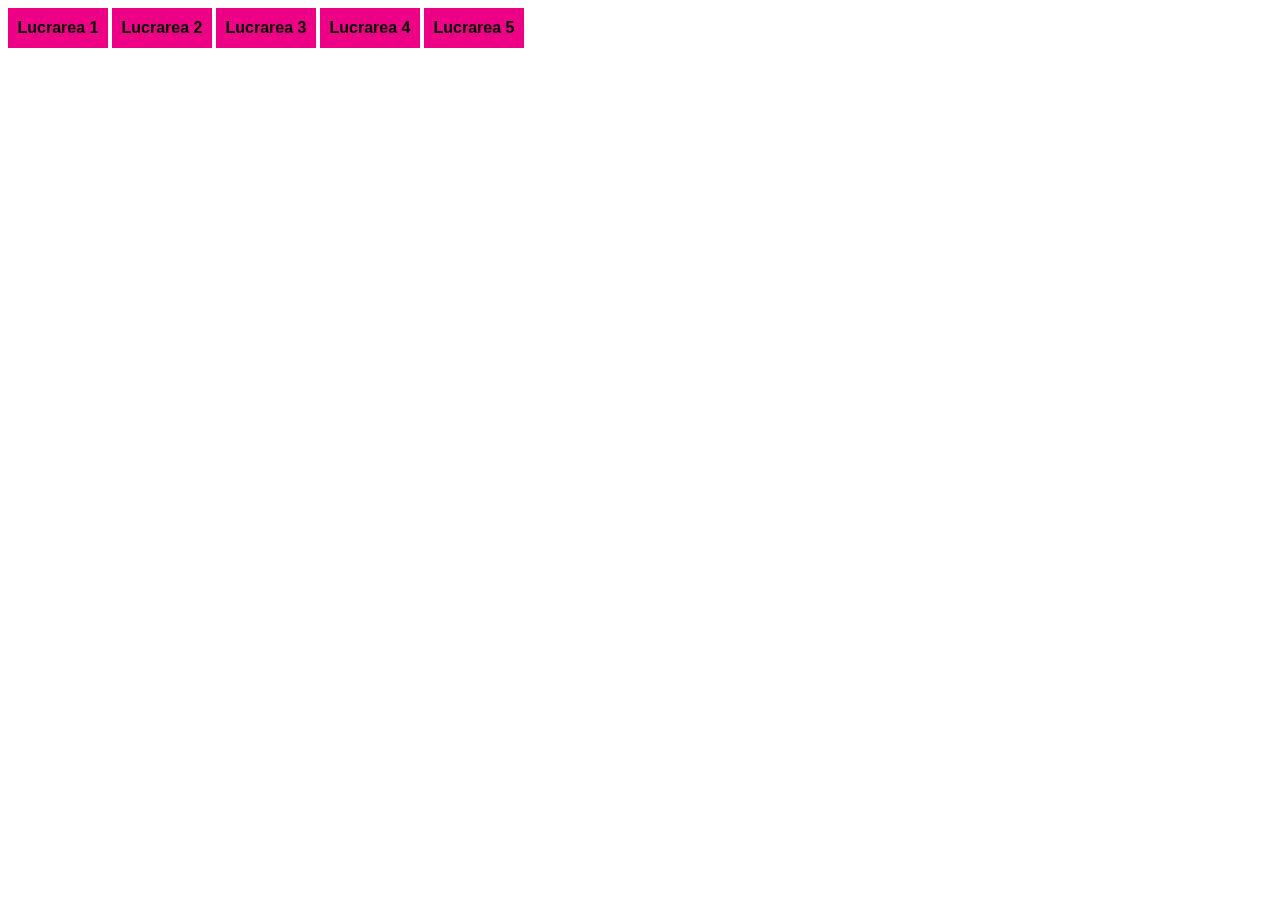
<file: index.html>
<!DOCTYPE html>
<html lang="ro">
<head>
    <meta charset="UTF-8">
    <meta name="viewport" content="width=device-width, initial-scale=1.0">
    <link rel="stylesheet" href="style.css" />
    <title>lista de lucrari</title>
</head>
<body>

    <button onclick="window.location.href='lucrarea1/index.html'">Lucrarea 1</button>
    <button onclick="window.location.href='lucrarea2/index.html'">Lucrarea 2</button>
    <button onclick="window.location.href='lucrarea3/index.html'">Lucrarea 3</button>
    <button onclick="window.location.href='lucrarea4/index.html'">Lucrarea 4</button>       
    <button onclick="window.location.href='lucrarea5/index.html'">Lucrarea 5</button>

</body>
</html>
</file>
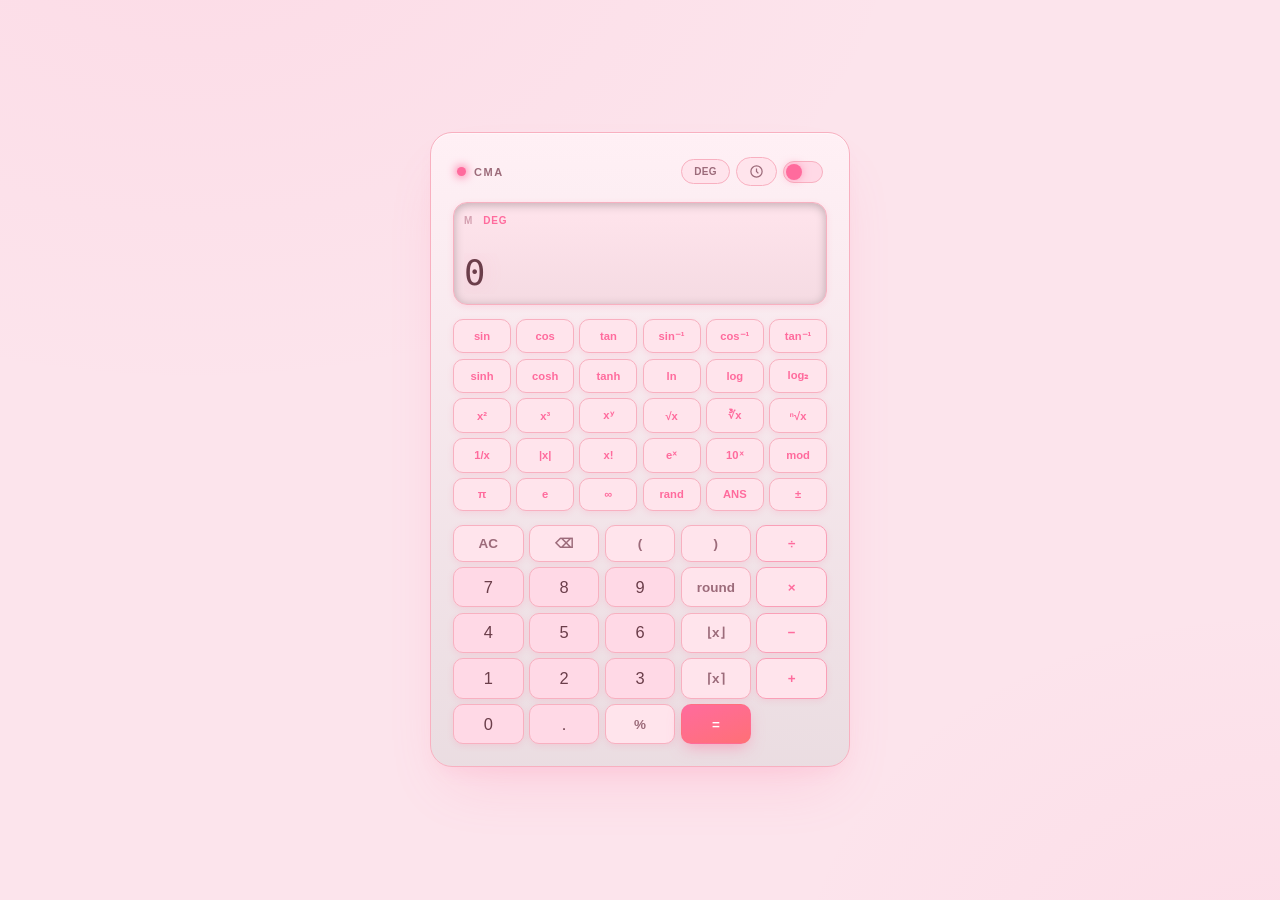
<file: lucrarea1/index.html>
<!DOCTYPE html>
<html lang="en">
<head>
<meta charset="UTF-8" />
<meta name="viewport" content="width=device-width, initial-scale=1.0" />
<title>Calculator matematic avansat</title>
<link rel="stylesheet" href="style.css" />
</head>
<body>

<div class="app-shell">
  <section class="calc" id="calc" role="application" aria-label="Scientific calculator">

    <header class="calc-header">
      <div class="brand">
        <span class="brand-mark" aria-hidden="true"></span>
        <span class="brand-name">CMA</span>
      </div>
      <div class="header-controls">
        <button class="chip" id="angleModeBtn" type="button" aria-label="Toggle angle mode" title="Toggle DEG / RAD">DEG</button>
        <button class="chip" id="historyToggleBtn" type="button" aria-label="Toggle calculation history" title="History" aria-expanded="false" aria-controls="historyPanel">
          <svg viewBox="0 0 24 24" width="15" height="15" fill="none" stroke="currentColor" stroke-width="2" aria-hidden="true"><circle cx="12" cy="12" r="9"/><path d="M12 7v5l3 3"/></svg>
        </button>
        <button class="theme-switch" id="themeToggleBtn" type="button" role="switch" aria-checked="true" aria-label="Toggle light and dark theme" title="Toggle theme">
          <span class="theme-switch-track">
            <span class="theme-switch-thumb"></span>
          </span>
        </button>
      </div>
    </header>

    <!-- ===== Display ===== -->
    <section class="display-panel" aria-live="polite">
      <div class="display-indicators">
        <span class="indicator" id="memIndicator" data-active="false">M</span>
        <span class="indicator" id="angleIndicator">DEG</span>
        <span class="indicator error-indicator" id="errorIndicator" data-active="false" role="alert"></span>
      </div>

      <div class="expression-wrap" id="expressionWrap" tabindex="0" aria-label="Current expression">
        <div class="expression" id="expressionDisplay">&nbsp;</div>
      </div>

      <div class="result-wrap">
        <div class="result" id="resultDisplay">0</div>
      </div>
    </section>

    <!-- ===== Scientific function grid ===== -->
    <section class="btn-grid sci-grid" aria-label="Scientific functions">
      <button class="btn btn-sci" data-insert-fn="sin">sin</button>
      <button class="btn btn-sci" data-insert-fn="cos">cos</button>
      <button class="btn btn-sci" data-insert-fn="tan">tan</button>
      <button class="btn btn-sci" data-insert-fn="asin">sin⁻¹</button>
      <button class="btn btn-sci" data-insert-fn="acos">cos⁻¹</button>
      <button class="btn btn-sci" data-insert-fn="atan">tan⁻¹</button>

      <button class="btn btn-sci" data-insert-fn="sinh">sinh</button>
      <button class="btn btn-sci" data-insert-fn="cosh">cosh</button>
      <button class="btn btn-sci" data-insert-fn="tanh">tanh</button>
      <button class="btn btn-sci" data-insert-fn="ln">ln</button>
      <button class="btn btn-sci" data-insert-fn="log">log</button>
      <button class="btn btn-sci" data-insert-fn="log2">log₂</button>

      <button class="btn btn-sci" data-action="square">x²</button>
      <button class="btn btn-sci" data-action="cube">x³</button>
      <button class="btn btn-sci" data-op="^">xʸ</button>
      <button class="btn btn-sci" data-insert-fn="sqrt">√x</button>
      <button class="btn btn-sci" data-insert-fn="cbrt">∛x</button>
      <button class="btn btn-sci" data-action="nthroot">ⁿ√x</button>

      <button class="btn btn-sci" data-action="reciprocal">1/x</button>
      <button class="btn btn-sci" data-action="abs">|x|</button>
      <button class="btn btn-sci" data-action="factorial">x!</button>
      <button class="btn btn-sci" data-insert-fn="exp">eˣ</button>
      <button class="btn btn-sci" data-action="pow10">10ˣ</button>
      <button class="btn btn-sci" data-insert=" mod ">mod</button>

      <button class="btn btn-sci" data-const="pi">π</button>
      <button class="btn btn-sci" data-const="e">e</button>
      <button class="btn btn-sci" data-const="Infinity">∞</button>
      <button class="btn btn-sci" data-action="rand">rand</button>
      <button class="btn btn-sci" data-action="ans">ANS</button>
      <button class="btn btn-sci" data-action="negate">±</button>
    </section>

    <!-- ===== Main pad: numbers + operators ===== -->
    <section class="btn-grid main-grid" aria-label="Number pad and operators">
      <button class="btn btn-op" data-action="all-clear">AC</button>
      <button class="btn btn-op" data-action="backspace" aria-label="Backspace">⌫</button>
      <button class="btn btn-op" data-insert="(">(</button>
      <button class="btn btn-op" data-insert=")">)</button>
      <button class="btn btn-op btn-accent" data-op="/">÷</button>

      <button class="btn btn-num" data-num="7">7</button>
      <button class="btn btn-num" data-num="8">8</button>
      <button class="btn btn-num" data-num="9">9</button>
      <button class="btn btn-op" data-action="round-group">round</button>
      <button class="btn btn-op btn-accent" data-op="*">×</button>

      <button class="btn btn-num" data-num="4">4</button>
      <button class="btn btn-num" data-num="5">5</button>
      <button class="btn btn-num" data-num="6">6</button>
      <button class="btn btn-op" data-action="floor">⌊x⌋</button>
      <button class="btn btn-op btn-accent" data-op="-">−</button>

      <button class="btn btn-num" data-num="1">1</button>
      <button class="btn btn-num" data-num="2">2</button>
      <button class="btn btn-num" data-num="3">3</button>
      <button class="btn btn-op" data-action="ceil">⌈x⌉</button>
      <button class="btn btn-op btn-accent" data-op="+">+</button>

      <button class="btn btn-num btn-zero" data-num="0">0</button>
      <button class="btn btn-num" data-num=".">.</button>
      <button class="btn btn-op" data-op="%">%</button>
      <button class="btn btn-op btn-equals" data-action="evaluate">=</button>
    </section>

  </section>

  <!-- ===== History Panel ===== -->
  <aside class="history-panel" id="historyPanel" aria-label="Calculation history" aria-hidden="true">
    <div class="history-header">
      <h2>History</h2>
      <button class="chip" id="clearHistoryBtn" type="button">Clear</button>
    </div>
    <ol class="history-list" id="historyList"></ol>
    <p class="history-empty" id="historyEmpty">No calculations yet.</p>
  </aside>
</div>

<div class="sr-only" id="liveRegion" aria-live="assertive"></div>

<script src="script.js"></script>
</body>
</html>
</file>
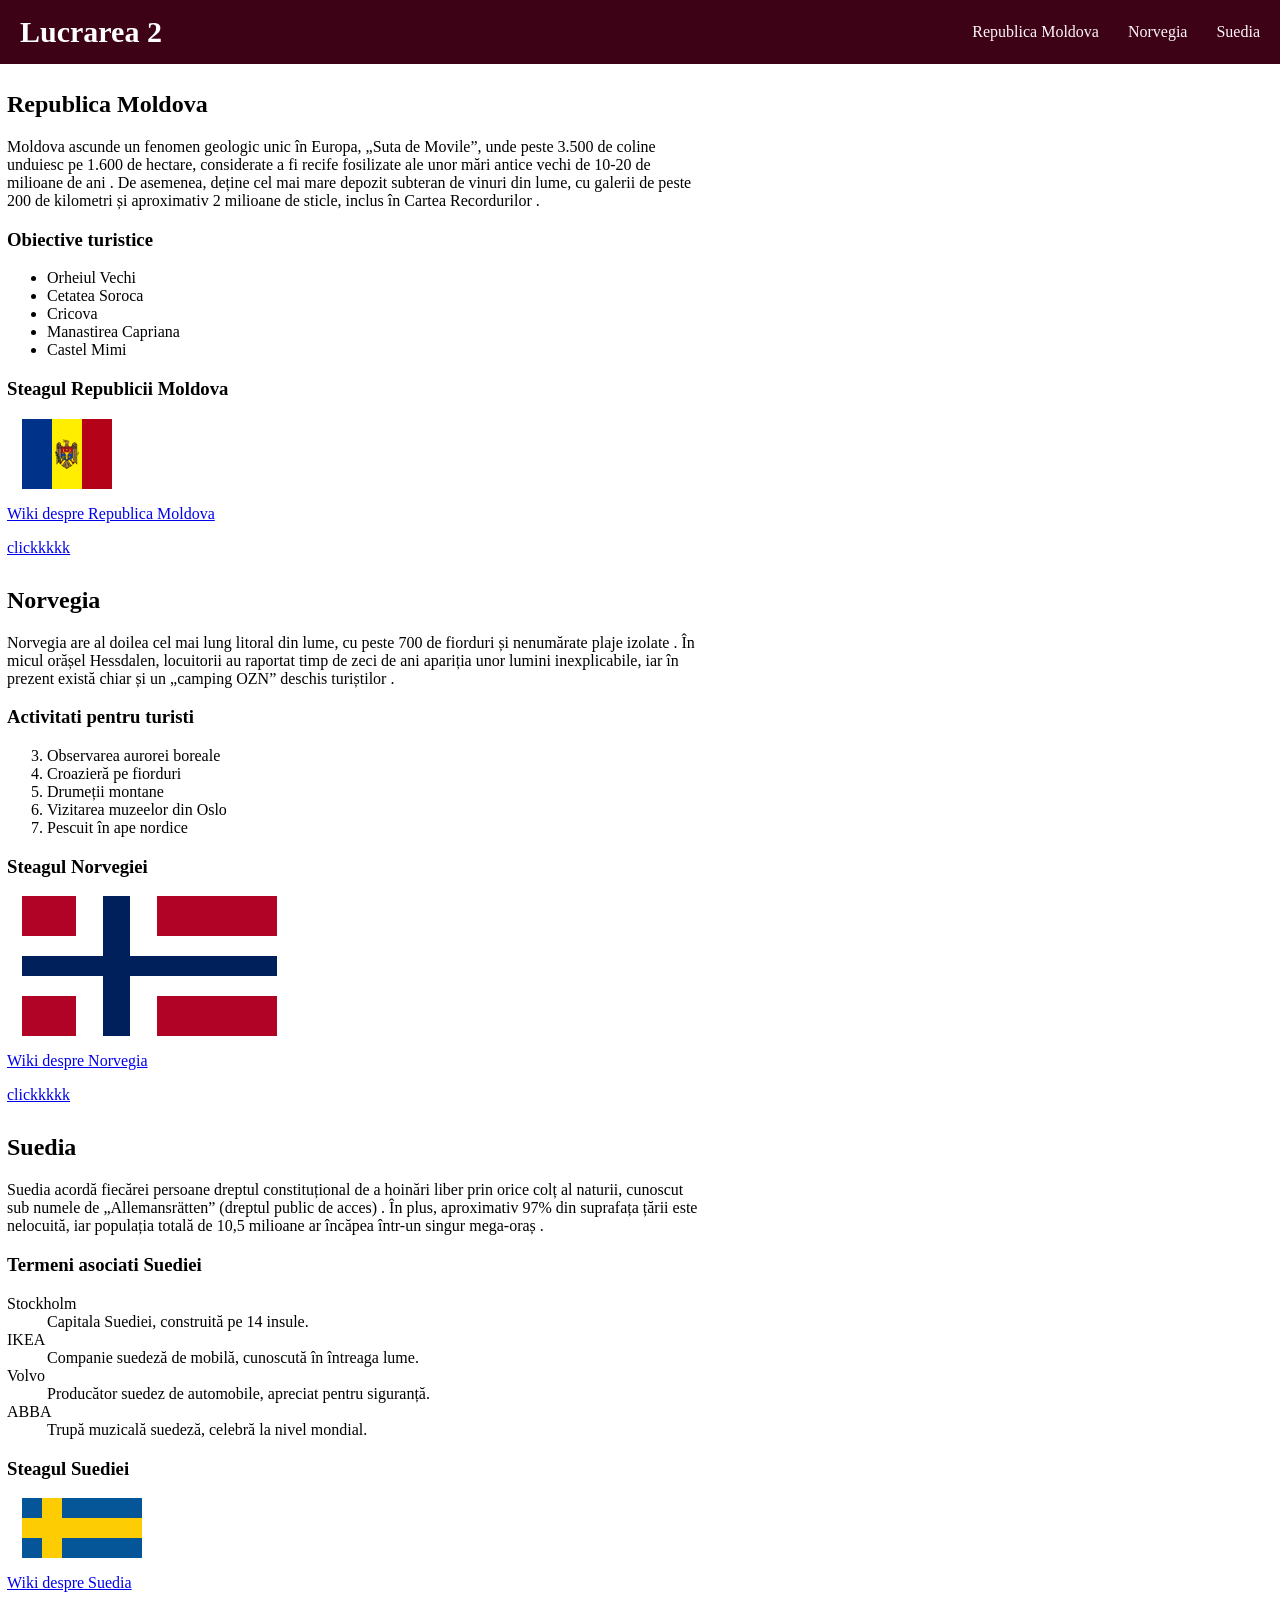
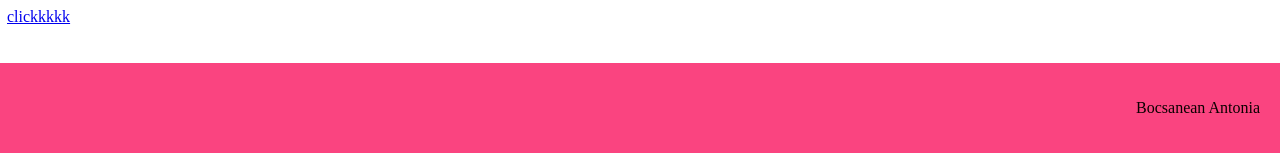
<file: lucrarea2/index.html>
<!DOCTYPE html>
<html lang="ro">
<head>
    <meta charset="UTF-8">
    <title>Lucrarea 2</title>
    <link rel="stylesheet" href="style.css">
</head>
<body>

    <div id="header">
        <div id="meniu">
            <h1 class="logo">Lucrarea 2</h1>
            <nav>
                <a href="#moldova">Republica Moldova</a>
                <a href="#norvegia">Norvegia</a>
                <a href="#suedia">Suedia</a>
            </nav>
        </div>
    </div>

    <div id="sarcina">
        <div id="moldova" class="tara">
            <h2>Republica Moldova</h2>
            <p>
                Moldova ascunde un fenomen geologic unic în Europa, „Suta de Movile”, unde peste 3.500 de coline unduiesc pe 1.600 de hectare, considerate a fi recife fosilizate ale unor mări antice vechi de 10-20 de milioane de ani . De asemenea, deține cel mai mare depozit subteran de vinuri din lume, cu galerii de peste 200 de kilometri și aproximativ 2 milioane de sticle, inclus în Cartea Recordurilor .            </p>

            <h3>Obiective turistice</h3>
            <ul>
                <li>Orheiul Vechi</li>
                <li>Cetatea Soroca</li>
                <li>Cricova</li>
                <li>Manastirea Capriana</li>
                <li>Castel Mimi</li>
            </ul>

            <h3>Steagul Republicii Moldova</h3>
            <table class="steag">
                <tr>
                    <td class="moldova-albastru" style="height:70px;"></td>
                    <td class="moldova-galben" style="height:70px;"><img src="img/stema.webp"></td>
                    <td class="moldova-rosu" style="height:70px;"></td>
                </tr>
            </table>

            <p>
                <a href="https://ro.wikipedia.org/wiki/Republica_Moldova" target="_blank">
                    Wiki despre Republica Moldova
                </a>
            </p>
            <a href="#header">clickkkkk</a>
        </div>

        <div id="norvegia" class="tara">
            <h2>Norvegia</h2>
            <p>
                Norvegia are al doilea cel mai lung litoral din lume, cu peste 700 de fiorduri și nenumărate plaje izolate . În micul orășel Hessdalen, locuitorii au raportat timp de zeci de ani apariția unor lumini inexplicabile, iar în prezent există chiar și un „camping OZN” deschis turiștilor .            </p>

            <h3>Activitati pentru turisti</h3>
            <ol start="3">
                <li>Observarea aurorei boreale</li>
                <li>Croazieră pe fiorduri</li>
                <li>Drumeții montane</li>
                <li>Vizitarea muzeelor din Oslo</li>
                <li>Pescuit în ape nordice</li>
            </ol>

            <h3>Steagul Norvegiei</h3>
            <table class="steag-norvegia">
                <tr>
                    <td class="norvegia-rosu"></td>
                    <td class="norvegia-rosu"></td>
                    <td class="norvegia-alb"></td>
                    <td class="norvegia-albastru"></td>
                    <td class="norvegia-alb"></td>
                    <td class="norvegia-rosu" style="width:120px;"></td>
                </tr>
                <tr>
                    <td class="norvegia-rosu"></td>
                    <td class="norvegia-rosu"></td>
                    <td class="norvegia-alb"></td>
                    <td class="norvegia-albastru"></td>
                    <td class="norvegia-alb"></td>
                    <td class="norvegia-rosu" style="width:120px;"></td>
                </tr>
                <tr>
                    <td class="norvegia-alb"></td>
                    <td class="norvegia-alb"></td>
                    <td class="norvegia-alb"></td>
                    <td class="norvegia-albastru"></td>
                    <td class="norvegia-alb"></td>
                    <td class="norvegia-alb" style="width:120px;"></td>
                </tr>
                <tr>
                    <td class="norvegia-albastru" colspan="6"></td>
                </tr>
                <tr>
                    <td class="norvegia-alb"></td>
                    <td class="norvegia-alb"></td>
                    <td class="norvegia-alb"></td>
                    <td class="norvegia-albastru"></td>
                    <td class="norvegia-alb"></td>
                    <td class="norvegia-alb" style="width:120px;"></td>
                </tr>
                <tr>
                    <td class="norvegia-rosu"></td>
                    <td class="norvegia-rosu"></td>
                    <td class="norvegia-alb"></td>
                    <td class="norvegia-albastru"></td>
                    <td class="norvegia-alb"></td>
                    <td class="norvegia-rosu" style="width:120px;"></td>
                </tr>
                <tr>
                    <td class="norvegia-rosu"></td>
                    <td class="norvegia-rosu"></td>
                    <td class="norvegia-alb"></td>
                    <td class="norvegia-albastru"></td>
                    <td class="norvegia-alb"></td>
                    <td class="norvegia-rosu" style="width:120px;"></td>
                </tr>
            </table>

            <p>
                <a href="https://ro.wikipedia.org/wiki/Norvegia" target="_blank">
                    Wiki despre Norvegia
                </a>
            </p>
            <a href="#header">clickkkkk</a>
        </div>

        <div id="suedia" class="tara">
           <h2>Suedia</h2>
           <p>
                Suedia acordă fiecărei persoane dreptul constituțional de a hoinări liber prin orice colț al naturii, cunoscut sub numele de „Allemansrätten” (dreptul public de acces) . În plus, aproximativ 97% din suprafața țării este nelocuită, iar populația totală de 10,5 milioane ar încăpea într-un singur mega-oraș .           </p>
       
           <h3>Termeni asociati Suediei</h3>
           <dl>
               <dt>Stockholm</dt>
               <dd>Capitala Suediei, construită pe 14 insule.</dd>
       
               <dt>IKEA</dt>
               <dd>Companie suedeză de mobilă, cunoscută în întreaga lume.</dd>
       
               <dt>Volvo</dt>
               <dd>Producător suedez de automobile, apreciat pentru siguranță.</dd>
       
               <dt>ABBA</dt>
               <dd>Trupă muzicală suedeză, celebră la nivel mondial.</dd>
           </dl>
       
           <h3>Steagul Suediei</h3>
           <table class="steag-suedia">
               <tr>
                   <td class="suedia-albastru"></td>
                   <td class="suedia-galben"></td>
                   <td class="suedia-albastru" style="width:80px;"></td>
               </tr>
               <tr>
                   <td class="suedia-galben" colspan="3"></td>
               </tr>
               <tr>
                   <td class="suedia-albastru"></td>
                   <td class="suedia-galben"></td>
                   <td class="suedia-albastru" style="width:80px;"></td>
               </tr>
           </table>
       
           <p>
               <a href="https://ro.wikipedia.org/wiki/Suedia" target="_blank">
                   Wiki despre Suedia
               </a>
           </p>
           <a href="#header">clickkkkk</a>
       </div>
    </div>
       <div id="footer">
            <p>Bocsanean Antonia</p>
        </div>
</body>
</html>
</file>
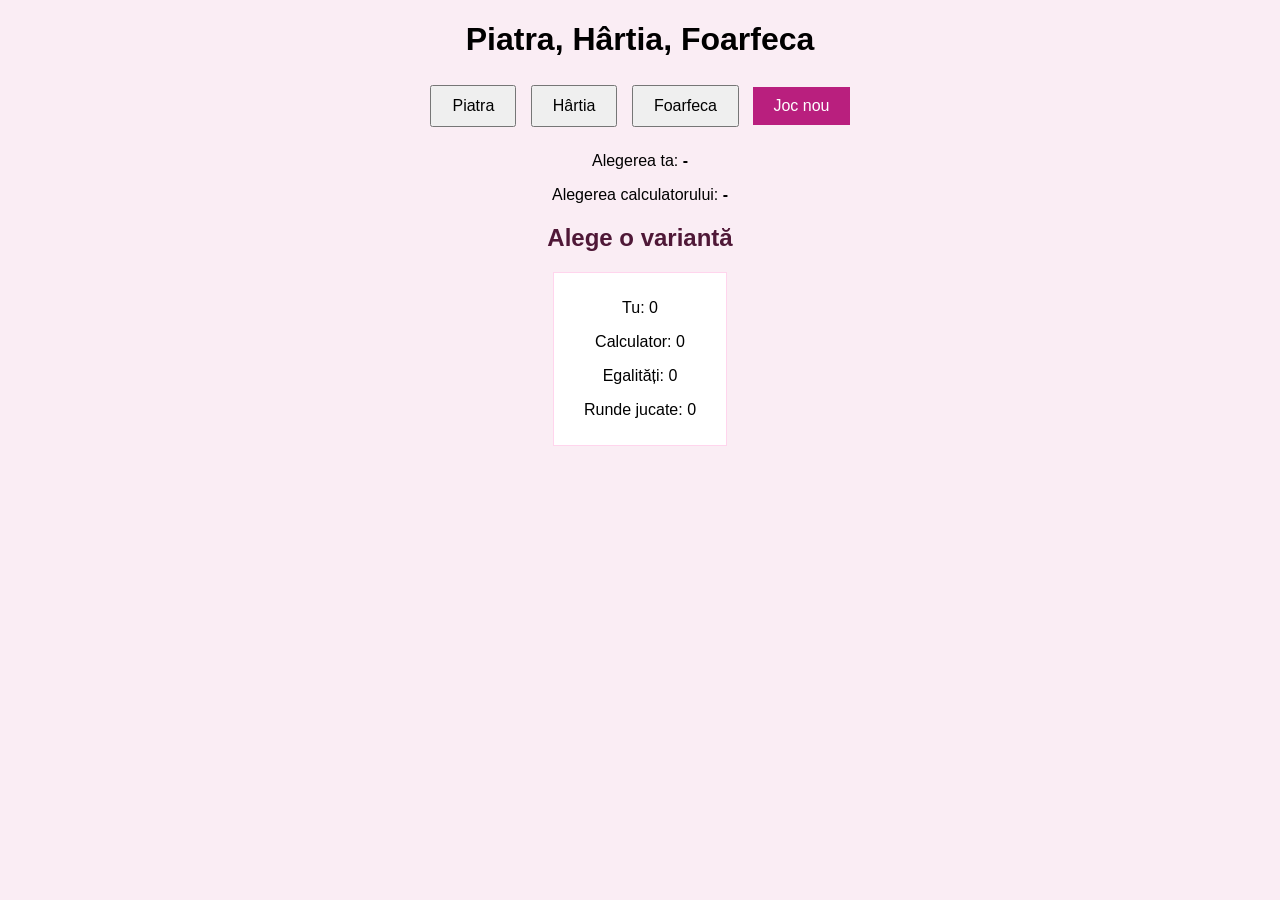
<file: lucrarea3/index.html>
<!DOCTYPE html>
<html lang="ro">
<head>
    <meta charset="UTF-8">
    <title>Laboratorul 3</title>
    <link rel="stylesheet" href="style.css">
</head>
<body>
    <h1>Piatra, Hârtia, Foarfeca</h1>

    <div class="butoane">
        <button id="btnPiatra">Piatra</button>
        <button id="btnHartia">Hârtia</button>
        <button id="btnFoarfeca">Foarfeca</button>
        <button id="btnReset">Joc nou</button>
    </div>

    <div class="alegeri">
        <p>Alegerea ta: <b id="alegereJucator">-</b></p>
        <p>Alegerea calculatorului: <b id="alegereCalculator">-</b></p>
    </div>

    <h2 id="rezultat">Alege o variantă</h2>

    <div class="scor">
        <p>Tu: <span id="scorJucator">0</span></p>
        <p>Calculator: <span id="scorCalculator">0</span></p>
        <p>Egalități: <span id="scorEgalitati">0</span></p>
        <p>Runde jucate: <span id="totalRunde">0</span></p>
    </div>

    <script src="script.js"></script>
</body>
</html>
</file>
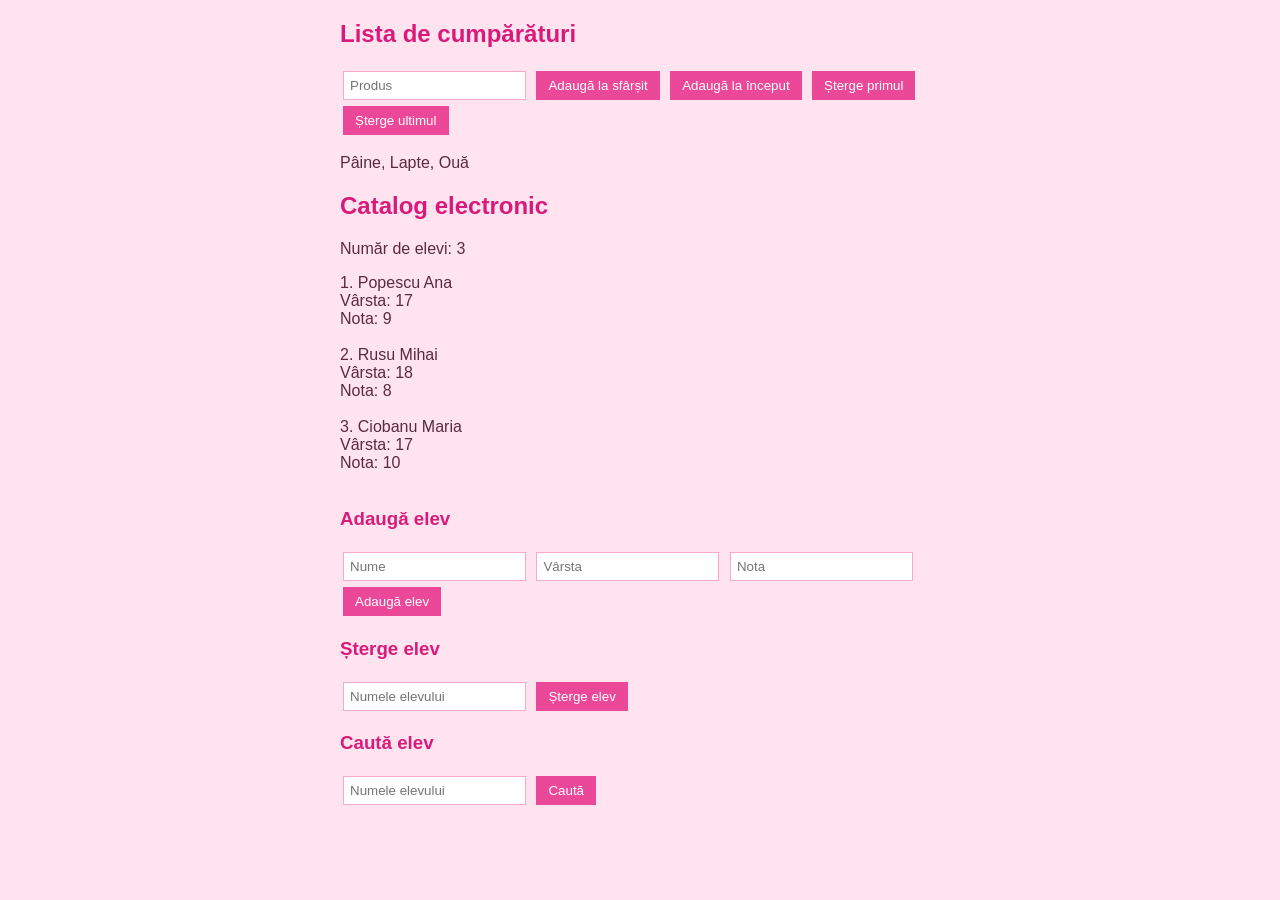
<file: lucrarea4/index.html>
<!DOCTYPE html>
<html lang="ro">
<head>
  <meta charset="UTF-8">
  <meta name="viewport" content="width=device-width, initial-scale=1.0">
  <title>Laborator 4 - Liste</title>
  <link rel="stylesheet" href="style.css">
</head>
<body>

  <div class="card">
    <h2>Lista de cumpărături</h2>
    <input type="text" id="prodInput" placeholder="Produs">
    <button onclick="adaugaSfarsit()">Adaugă la sfârșit</button>
    <button onclick="adaugaInceput()">Adaugă la început</button>
    <button onclick="stergeInceput()">Șterge primul</button>
    <button onclick="stergeSfarsit()">Șterge ultimul</button>
    <p id="zonaProd"></p>
  </div>

  <div class="card">
    <h2>Catalog electronic</h2>
    <p id="numarElevilor"></p>
    <p id="zonaCatalog"></p>
  </div>

  <div class="card">
    <h3>Adaugă elev</h3>
    <input type="text" id="nume" placeholder="Nume">
    <input type="number" id="varsta" placeholder="Vârsta">
    <input type="number" id="nota" placeholder="Nota">
    <button onclick="adaugaElev()">Adaugă elev</button>
  </div>

  <div class="card">
    <h3>Șterge elev</h3>
    <input type="text" id="stergeInput" placeholder="Numele elevului">
    <button onclick="stergeElev()">Șterge elev</button>
  </div>

  <div class="card">
    <h3>Caută elev</h3>
    <input type="text" id="cautaInput" placeholder="Numele elevului">
    <button onclick="cautaElev()">Caută</button>
    <p id="zonaCautare"></p>
  </div>

  <script src="script.js"></script>
</body>
</html>
</file>
<file: style.css>
button {
  width: 100px;
  height: 40px;
  border: 1px #7f0054;
  background: #ed0086;
  font-size: 1rem;
  font-weight: 600;
  position: relative;
}
</file>
<file: lucrarea1/style.css>
:root {
  --bg: #fce4ec;
  --chassis: #fff0f5;
  --panel: #ffe4ec;
  --panel-2: #ffd9e6;
  --panel-border: #f8b0c0;
  --text: #6b3e4a;
  --text-dim: #9c6b7a;
  --text-faint: #d4a0b0;

  --accent-amber: #ff6b9d;
  --accent-amber-dim: #ff8fb2;
  --accent-cyan: #ff6b9d;
  --accent-cyan-dim: #ff8fb2;
  --accent-red: #ff6b6b;

  --display-glow: rgba(255, 107, 157, 0.18);

  --radius-lg: 22px;
  --radius-md: 14px;
  --radius-sm: 10px;

  --shadow-deep: 0 30px 60px -20px rgba(255, 107, 157, 0.2), 0 10px 20px -10px rgba(255, 107, 157, 0.15);
  --shadow-soft: 0 2px 6px rgba(255, 107, 157, 0.15);
  --shadow-inset: inset 0 1px 0 rgba(255, 255, 255, 0.5);

  --font-display: ui-monospace, "SF Mono", "Cascadia Code", "JetBrains Mono", Consolas, monospace;
  --font-ui: -apple-system, BlinkMacSystemFont, "Segoe UI", Inter, Roboto, sans-serif;

  --transition-fast: 120ms cubic-bezier(.4,0,.2,1);
  --transition-med: 220ms cubic-bezier(.4,0,.2,1);
}

[data-theme="light"] {
  --bg: #fff5f7;
  --chassis: #fff9fa;
  --panel: #ffffff;
  --panel-2: #ffecf0;
  --panel-border: #f8d0da;
  --text: #5a2d3a;
  --text-dim: #8c5a6a;
  --text-faint: #cfa0b0;

  --accent-amber-dim: #ffb3c6;
  --accent-cyan-dim: #ffb3c6;

  --display-glow: rgba(255, 107, 157, 0.12);
  --shadow-deep: 0 30px 60px -25px rgba(255, 107, 157, 0.2), 0 10px 24px -14px rgba(255, 107, 157, 0.1);
  --shadow-soft: 0 2px 6px rgba(255, 107, 157, 0.08);
  --shadow-inset: inset 0 1px 0 rgba(255, 255, 255, 0.6);
}

* { box-sizing: border-box; }

html, body {
  height: 100%;
  margin: 0;
}

body {
  background:
    radial-gradient(1200px 800px at 15% -10%, color-mix(in srgb, var(--accent-cyan) 7%, transparent), transparent 60%),
    radial-gradient(900px 700px at 100% 110%, color-mix(in srgb, var(--accent-amber) 6%, transparent), transparent 55%),
    var(--bg);
  color: var(--text);
  font-family: var(--font-ui);
  display: flex;
  align-items: center;
  justify-content: center;
  padding: clamp(12px, 40px, 40px);
  transition: background var(--transition-med), color var(--transition-med);
}

.sr-only {
  position: absolute; width: 10px; height: 3px;
  overflow: hidden; clip: rect(0,0,0,0); white-space: nowrap;
}

.app-shell {
  display: flex;
  gap: 14px;
  align-items: stretch;
  max-width: 100%;
}

.calc {
  container-type: inline-size;
  container-name: calc;

  width: min(420px, 92vw);
  min-width: 280px;
  min-height: 560px;
  max-width: 96vw;
  max-height: 96vh;

  resize: both;
  overflow: auto;

  background: linear-gradient(180deg, var(--chassis), color-mix(in srgb, var(--chassis) 92%, black));
  border: 1px solid var(--panel-border);
  border-radius: var(--radius-lg);
  padding: clamp(14px, 3.2cqw, 22px);
  box-shadow: var(--shadow-deep), var(--shadow-inset);

  display: flex;
  flex-direction: column;
  gap: clamp(8px, 1.6cqw, 14px);

  transition: background var(--transition-med), border-color var(--transition-med);
}

.calc::after {
  content: "";
  position: absolute;
}
.calc::-webkit-resizer {
  background: transparent;
}

.calc-header {
  display: flex;
  align-items: center;
  justify-content: space-between;
  padding: 2px 4px;
}

.brand {
  display: flex;
  align-items: center;
  gap: 8px;
  color: var(--text-dim);
  font-size: clamp(11px, 2.6cqw, 13px);
  letter-spacing: .14em;
  text-transform: uppercase;
  font-weight: 600;
}

.brand-mark {
  width: 9px; height: 9px;
  border-radius: 50%;
  background: var(--accent-cyan);
  box-shadow: 0 0 10px 1px var(--accent-cyan);
}

.header-controls {
  display: flex;
  align-items: center;
  gap: 6px;
}

.chip {
  font-family: var(--font-ui);
  font-size: clamp(10px, 2.4cqw, 12px);
  font-weight: 700;
  letter-spacing: .04em;
  color: var(--text-dim);
  background: var(--panel);
  border: 1px solid var(--panel-border);
  border-radius: 999px;
  padding: 6px 12px;
  cursor: pointer;
  display: inline-flex;
  align-items: center;
  gap: 6px;
  transition: color var(--transition-fast), border-color var(--transition-fast), background var(--transition-fast), transform var(--transition-fast);
}
.chip:hover { color: var(--text); border-color: var(--accent-cyan-dim); }
.chip:active { transform: scale(.94); }
.chip:focus-visible { outline: 2px solid var(--accent-cyan); outline-offset: 2px; }
.chip[aria-expanded="true"] { color: var(--accent-cyan); border-color: var(--accent-cyan-dim); }

.theme-switch {
  background: none; border: none; padding: 0; cursor: pointer;
}
.theme-switch-track {
  display: block;
  width: 40px; height: 22px;
  border-radius: 999px;
  background: var(--panel-2);
  border: 1px solid var(--panel-border);
  position: relative;
  transition: background var(--transition-med);
}
.theme-switch-thumb {
  position: absolute;
  top: 2px; left: 2px;
  width: 16px; height: 16px;
  border-radius: 50%;
  background: var(--accent-amber);
  transition: transform var(--transition-med), background var(--transition-med);
  box-shadow: 0 0 8px 0 color-mix(in srgb, var(--accent-amber) 60%, transparent);
}
[data-theme="light"] .theme-switch-thumb {
  transform: translateX(18px);
  background: var(--accent-cyan);
  box-shadow: 0 0 8px 0 color-mix(in srgb, var(--accent-cyan) 60%, transparent);
}
.theme-switch:focus-visible .theme-switch-track { outline: 2px solid var(--accent-cyan); outline-offset: 2px; }

.display-panel {
  background: linear-gradient(180deg, var(--panel), color-mix(in srgb, var(--panel) 96%, black));
  border: 1px solid var(--panel-border);
  border-radius: var(--radius-md);
  padding: clamp(10px, 2.6cqw, 16px);
  box-shadow: inset 0 2px 10px rgba(0,0,0,.25), var(--shadow-soft);
  display: flex;
  flex-direction: column;
  gap: 4px;
  min-height: clamp(88px, 20cqw, 120px);
}

.display-indicators {
  display: flex;
  gap: 10px;
  align-items: center;
  min-height: 14px;
}

.indicator {
  font-size: 10px;
  font-weight: 800;
  letter-spacing: .08em;
  color: var(--text-faint);
  transition: color var(--transition-fast), text-shadow var(--transition-fast);
}
.indicator[data-active="true"] {
  color: var(--accent-amber);
  text-shadow: 0 0 8px color-mix(in srgb, var(--accent-amber) 55%, transparent);
}
#angleIndicator { color: var(--accent-cyan); }
.error-indicator {
  color: var(--accent-red) !important;
  margin-left: auto;
  opacity: 0;
  transition: opacity var(--transition-fast);
}
.error-indicator[data-active="true"] { opacity: 1; }

.expression-wrap {
  overflow-x: auto;
  overflow-y: hidden;
  scrollbar-width: thin;
  white-space: nowrap;
  outline: none;
}
.expression-wrap:focus-visible { box-shadow: inset 0 0 0 2px var(--accent-cyan-dim); border-radius: 4px; }

.expression {
  font-family: var(--font-display);
  font-size: clamp(13px, 3.4cqw, 17px);
  color: var(--text-dim);
  min-height: 1.4em;
  letter-spacing: .01em;
}

.result-wrap { overflow-x: auto; overflow-y: hidden; scrollbar-width: thin; }

.result {
  font-family: var(--font-display);
  font-size: clamp(28px, 9.5cqw, 44px);
  font-weight: 500;
  color: var(--text);
  text-shadow: 0 0 22px var(--display-glow);
  white-space: nowrap;
  line-height: 1.15;
  transition: color var(--transition-fast);
}
.result[data-error="true"] { color: var(--accent-red); text-shadow: 0 0 18px rgba(255,107,157,.25); }

.btn-grid {
  display: grid;
  gap: clamp(5px, 1.4cqw, 9px);
}

.utility-row { grid-template-columns: repeat(6, 1fr); }
.sci-grid { grid-template-columns: repeat(6, 1fr); }
.main-grid { grid-template-columns: repeat(5, 1fr); }
.main-grid .btn-zero { grid-column: span 1; }

.btn {
  font-family: var(--font-ui);
  border: 1px solid var(--panel-border);
  border-radius: var(--radius-sm);
  cursor: pointer;
  color: var(--text);
  background: var(--panel);
  padding: clamp(8px, 2.6cqw, 14px) 4px;
  font-size: clamp(12px, 3.6cqw, 16px);
  font-weight: 600;
  position: relative;
  overflow: hidden;
  -webkit-tap-highlight-color: transparent;
  user-select: none;
  transition: transform var(--transition-fast), background var(--transition-fast), border-color var(--transition-fast), box-shadow var(--transition-fast);
  box-shadow: var(--shadow-soft);
}
.btn:hover { background: var(--panel-2); border-color: color-mix(in srgb, var(--accent-cyan) 30%, var(--panel-border)); transform: translateY(-1px); }
.btn:active { transform: translateY(0) scale(.95); }
.btn:focus-visible { outline: 2px solid var(--accent-cyan); outline-offset: 2px; }

.btn-util {
  background: var(--panel-2);
  color: var(--text-dim);
  font-size: clamp(10px, 2.8cqw, 12px);
}
.btn-sci {
  background: var(--panel);
  color: var(--accent-cyan);
  font-size: clamp(11px, 3cqw, 13.5px);
}
.btn-sci:hover { border-color: var(--accent-cyan-dim); }

.btn-num {
  background: var(--panel-2);
  color: var(--text);
  font-size: clamp(15px, 4.4cqw, 19px);
  font-weight: 500;
}
.btn-op {
  color: var(--text-dim);
  font-size: clamp(13px, 3.6cqw, 16px);
}
.btn-accent {
  color: var(--accent-amber);
  border-color: color-mix(in srgb, var(--accent-amber) 25%, var(--panel-border));
}
.btn-accent:hover { border-color: var(--accent-amber-dim); background: color-mix(in srgb, var(--accent-amber) 8%, var(--panel)); }

.btn-equals {
  background: linear-gradient(160deg, var(--accent-amber), color-mix(in srgb, var(--accent-amber) 70%, #ff7a1a));
  color: #fff;
  border-color: transparent;
  font-weight: 800;
  box-shadow: 0 6px 16px -4px color-mix(in srgb, var(--accent-amber) 55%, transparent);
}
.btn-equals:hover { filter: brightness(1.06); transform: translateY(-1px); }
.btn-equals:active { transform: translateY(0) scale(.95); }

.btn .ripple {
  position: absolute;
  border-radius: 50%;
  background: rgba(255,255,255,.35);
  transform: scale(0);
  animation: ripple-anim 500ms ease-out forwards;
  pointer-events: none;
}
@keyframes ripple-anim {
  to { transform: scale(2.6); opacity: 0; }
}

.history-panel {
  width: 260px;
  max-width: 82vw;
  background: linear-gradient(180deg, var(--chassis), color-mix(in srgb, var(--chassis) 92%, black));
  border: 1px solid var(--panel-border);
  border-radius: var(--radius-lg);
  box-shadow: var(--shadow-deep);
  padding: 16px;
  display: flex;
  flex-direction: column;
  gap: 10px;
  transform: translateX(12px);
  opacity: 0;
  pointer-events: none;
  position: absolute;
  transition: transform var(--transition-med), opacity var(--transition-med);
  max-height: 90vh;
}
.history-panel[data-open="true"] {
  position: relative;
  transform: none;
  opacity: 1;
  pointer-events: auto;
}

.history-header {
  display: flex;
  align-items: center;
  justify-content: space-between;
}
.history-header h2 {
  margin: 0;
  font-size: 13px;
  letter-spacing: .1em;
  text-transform: uppercase;
  color: var(--text-dim);
}

.history-list {
  list-style: none;
  margin: 0;
  padding: 0;
  overflow-y: auto;
  display: flex;
  flex-direction: column;
  gap: 6px;
}

.history-item {
  background: var(--panel);
  border: 1px solid var(--panel-border);
  border-radius: var(--radius-sm);
  padding: 8px 10px;
  cursor: pointer;
  display: flex;
  flex-direction: column;
  gap: 2px;
  transition: border-color var(--transition-fast), background var(--transition-fast);
}
.history-item:hover { border-color: var(--accent-cyan-dim); }
.history-item .h-expr { font-family: var(--font-display); font-size: 11px; color: var(--text-dim); overflow: hidden; text-overflow: ellipsis; white-space: nowrap; }
.history-item .h-result { font-family: var(--font-display); font-size: 15px; color: var(--text); }
.history-item .h-row { display: flex; justify-content: space-between; align-items: center; gap: 6px; }
.history-item .h-time { font-size: 9px; color: var(--text-faint); }
.history-item .h-delete {
  background: none; border: none; color: var(--text-faint); cursor: pointer;
  font-size: 13px; line-height: 1; padding: 2px 4px; border-radius: 4px;
}
.history-item .h-delete:hover { color: var(--accent-red); }

.history-empty { color: var(--text-faint); font-size: 12px; text-align: center; margin: 20px 0; }
.history-empty[data-hidden="true"] { display: none; }
</file>
<file: lucrarea2/style.css>
body {
    margin: 0;
    padding: 0;
}

#header {
    background-color: #3d0216;
    padding: 0;
}

#meniu {
    display: flex;
    align-items: center;
    justify-content: space-between;
    padding: 15px 20px;
}

#meniu .logo {
    color: white;
    font-size: 30px;
    margin: 0;
}

#meniu nav a {
    color: rgb(255, 247, 247);
    text-decoration: none;
    margin-left: 25px;
}

#sarcina {
    padding: 7px;
}

.tara {
    margin-bottom: 30px;
}

.tara p {
    max-width: 700px;
}

.steag {
    border-collapse: collapse;
    margin: 15px;
}

.steag td {
    width: 30px;
    height: 20px;
    padding: 0;
}

.moldova-albastru { 
    background-color: #003289; 
}

.moldova-galben {
    background-color: #ffee00;
    vertical-align: middle;
}

.moldova-galben img {
    height: 30px;
    display: block;
    margin: 0 auto;
}

.moldova-rosu { 
    background-color: #b40318; 
}

.steag-norvegia {
    border-collapse: collapse;
    margin: 15px;
}

.steag-norvegia td {
    width: 27px;
    height: 20px;
    padding: 0;
}

.norvegia-rosu     { 
    background-color: #b10326; 
}

.norvegia-alb      { 
    background-color: #ffffff; 
}

.norvegia-albastru { 
    background-color: #00205B; 
}

.steag-suedia {
    border-collapse: collapse;
    margin: 15px;
}

.steag-suedia td {
    width: 20px;
    height: 20px;
    padding: 0;
}

.suedia-albastru { 
    background-color: #045698; 
}
.suedia-galben { 
    background-color: #FECC02; 
}

#footer {
    background-color: #fa4480;
    color: rgb(12, 1, 1);
    text-align: right;
    padding: 20px;
}
</file>
<file: lucrarea3/style.css>
body {
    text-align: center;
    font-family: Arial, sans-serif;
    background-color: #faedf4;
}

.butoane {
    margin: 20px 0;
}

button {
    padding: 10px 20px;
    font-size: 16px;
    margin: 5px;
    cursor: pointer;
}

#btnReset {
    background-color: #b91f7e;
    color: white;
    border: none;
}

#rezultat {
    color: #4f1837;
    margin: 20px 0;
}

.scor {
    display: inline-block;
    padding: 10px 30px;
    background-color: white;
    border: 1px solid #ffd5ed;
}
</file>
<file: lucrarea4/style.css>
body {
  font-family: Arial, sans-serif;
  background: #ffe4ef;
  color: #5a2a3f;
  max-width: 600px;
  margin: 20px auto;
  padding: 0 12px;
}

h2, h3 {
  color: #d81b7a;
}

input {
  border: 1px solid #f9a8c9;
  padding: 6px;
  margin: 3px;
}

button {
  background: #ec4899;
  color: #fff;
  border: none;
  padding: 7px 12px;
  margin: 3px;
  cursor: pointer;
}

button:hover {
  background: #be185d;
}
</file>
